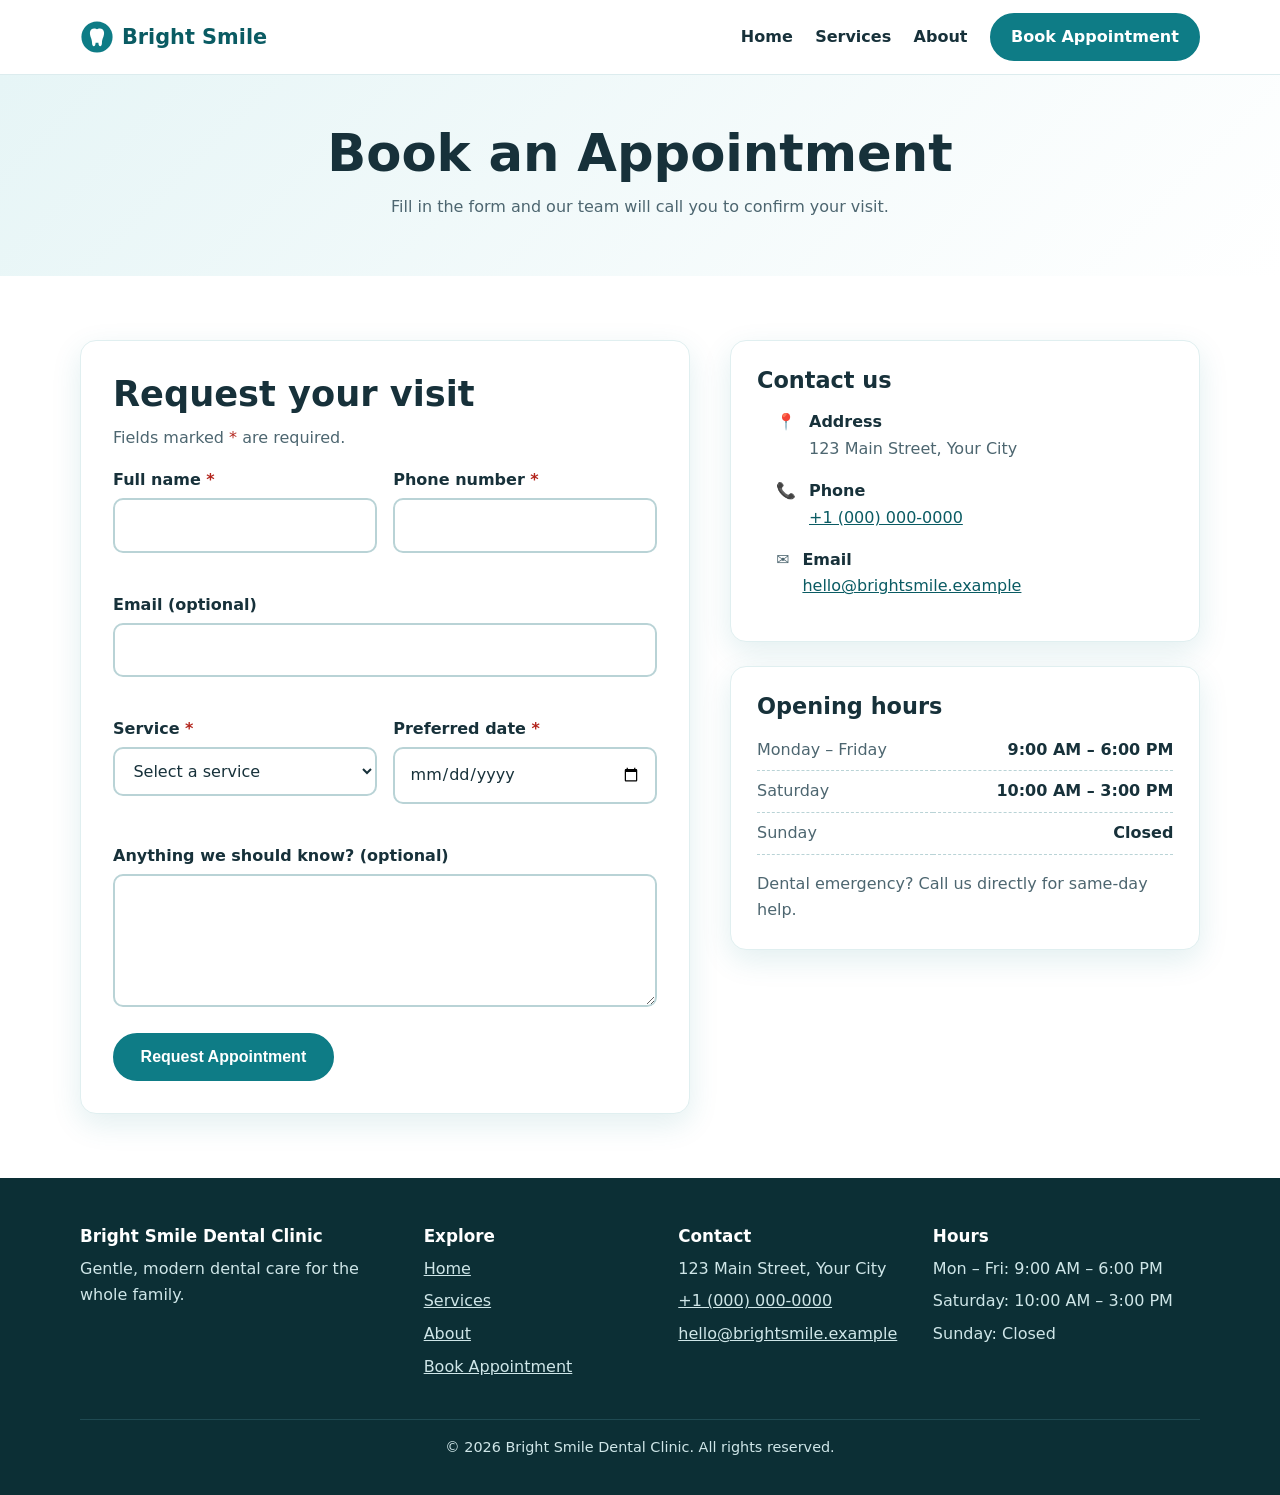
<file: appointment.html>
<!DOCTYPE html>
<html lang="en">
<head>
  <meta charset="UTF-8">
  <meta name="viewport" content="width=device-width, initial-scale=1">
  <title>Book an Appointment | Bright Smile Dental Clinic</title>
  <meta name="description" content="Book your dental appointment at Bright Smile Dental Clinic. Find our address, phone number and opening hours.">
  <link rel="stylesheet" href="css/styles.css">
</head>
<body>
  <a class="skip-link" href="#main">Skip to content</a>

  <header class="site-header">
    <div class="container nav-wrap">
      <a class="logo" href="index.html" aria-label="Bright Smile Dental Clinic home">
        <svg viewBox="0 0 48 48" aria-hidden="true"><circle cx="24" cy="24" r="22" fill="#0e7c86"/><path d="M14 18c0-4 3-6 6-6 2 0 3 1 4 1s2-1 4-1c3 0 6 2 6 6 0 6-3 8-3 14 0 3-1 5-2.5 5S26 35 26 32h-4c0 3-1 5-2.5 5S17 35 17 32c0-6-3-8-3-14z" fill="#fff"/></svg>
        Bright Smile
      </a>
      <button class="nav-toggle" aria-expanded="false" aria-controls="site-nav">Menu</button>
      <nav aria-label="Main navigation">
        <ul class="nav-list" id="site-nav">
          <li><a href="index.html">Home</a></li>
          <li><a href="services.html">Services</a></li>
          <li><a href="about.html">About</a></li>
          <li><a class="btn" href="appointment.html" aria-current="page">Book Appointment</a></li>
        </ul>
      </nav>
    </div>
  </header>

  <main id="main">
    <section class="page-hero">
      <div class="container">
        <h1>Book an Appointment</h1>
        <p>Fill in the form and our team will call you to confirm your visit.</p>
      </div>
    </section>

    <section>
      <div class="container" style="display:grid;grid-template-columns:minmax(0,1.3fr) minmax(0,1fr);gap:2.5rem;align-items:start;" id="booking-layout">

        <div class="form-card">
          <h2>Request your visit</h2>
          <p style="color:var(--muted);">Fields marked <span class="req" aria-hidden="true">*</span><span class="sr-only"> with an asterisk</span> are required.</p>

          <form id="appointment-form" novalidate>
            <div class="form-row">
              <div class="field">
                <label for="name">Full name <span class="req" aria-hidden="true">*</span></label>
                <input type="text" id="name" name="name" autocomplete="name" required aria-describedby="name-error">
                <div class="error-msg" id="name-error" role="alert"></div>
              </div>
              <div class="field">
                <label for="phone">Phone number <span class="req" aria-hidden="true">*</span></label>
                <input type="tel" id="phone" name="phone" autocomplete="tel" required aria-describedby="phone-error">
                <div class="error-msg" id="phone-error" role="alert"></div>
              </div>
            </div>

            <div class="field">
              <label for="email">Email (optional)</label>
              <input type="email" id="email" name="email" autocomplete="email" aria-describedby="email-error">
              <div class="error-msg" id="email-error" role="alert"></div>
            </div>

            <div class="form-row">
              <div class="field">
                <label for="service">Service <span class="req" aria-hidden="true">*</span></label>
                <select id="service" name="service" required aria-describedby="service-error">
                  <option value="">Select a service</option>
                  <option>Checkup &amp; Cleaning</option>
                  <option>Teeth Whitening</option>
                  <option>Braces &amp; Aligners</option>
                  <option>Dental Implants</option>
                  <option>Pediatric Dentistry</option>
                  <option>Emergency Care</option>
                  <option>Other</option>
                </select>
                <div class="error-msg" id="service-error" role="alert"></div>
              </div>
              <div class="field">
                <label for="date">Preferred date <span class="req" aria-hidden="true">*</span></label>
                <input type="date" id="date" name="date" required aria-describedby="date-error">
                <div class="error-msg" id="date-error" role="alert"></div>
              </div>
            </div>

            <div class="field">
              <label for="message">Anything we should know? (optional)</label>
              <textarea id="message" name="message" rows="4"></textarea>
            </div>

            <button type="submit" class="btn">Request Appointment</button>
            <div id="form-success" class="form-success" role="status" tabindex="-1"></div>
          </form>
        </div>

        <aside aria-label="Clinic contact details">
          <div class="card" style="margin-bottom:1.5rem;">
            <h2 style="font-size:1.4rem;">Contact us</h2>
            <ul class="info-list" style="margin-top:1rem;">
              <li><span aria-hidden="true">📍</span><div><strong>Address</strong>123 Main Street, Your City</div></li>
              <li><span aria-hidden="true">📞</span><div><strong>Phone</strong><a href="tel:+10000000000">+1 (000) 000-0000</a></div></li>
              <li><span aria-hidden="true">✉️</span><div><strong>Email</strong><a href="mailto:hello@brightsmile.example">hello@brightsmile.example</a></div></li>
            </ul>
          </div>
          <div class="card">
            <h2 style="font-size:1.4rem;">Opening hours</h2>
            <table class="hours">
              <caption class="sr-only">Clinic opening hours</caption>
              <tbody>
                <tr><td>Monday – Friday</td><td>9:00 AM – 6:00 PM</td></tr>
                <tr><td>Saturday</td><td>10:00 AM – 3:00 PM</td></tr>
                <tr><td>Sunday</td><td>Closed</td></tr>
              </tbody>
            </table>
            <p style="margin:1rem 0 0;color:var(--muted);">Dental emergency? Call us directly for same-day help.</p>
          </div>
        </aside>

      </div>
    </section>
  </main>

  <footer class="site-footer">
    <div class="container">
      <div class="footer-grid">
        <div>
          <h3>Bright Smile Dental Clinic</h3>
          <p>Gentle, modern dental care for the whole family.</p>
        </div>
        <div>
          <h3>Explore</h3>
          <ul>
            <li><a href="index.html">Home</a></li>
            <li><a href="services.html">Services</a></li>
            <li><a href="about.html">About</a></li>
            <li><a href="appointment.html">Book Appointment</a></li>
          </ul>
        </div>
        <div>
          <h3>Contact</h3>
          <ul>
            <li>123 Main Street, Your City</li>
            <li><a href="tel:+10000000000">+1 (000) 000-0000</a></li>
            <li><a href="mailto:hello@brightsmile.example">hello@brightsmile.example</a></li>
          </ul>
        </div>
        <div>
          <h3>Hours</h3>
          <ul>
            <li>Mon – Fri: 9:00 AM – 6:00 PM</li>
            <li>Saturday: 10:00 AM – 3:00 PM</li>
            <li>Sunday: Closed</li>
          </ul>
        </div>
      </div>
      <p class="copyright">&copy; <span data-year>2026</span> Bright Smile Dental Clinic. All rights reserved.</p>
    </div>
  </footer>

  <style>
    .sr-only { position:absolute; width:1px; height:1px; padding:0; margin:-1px; overflow:hidden; clip:rect(0,0,0,0); white-space:nowrap; border:0; }
    @media (max-width: 900px) { #booking-layout { grid-template-columns: 1fr !important; } }
  </style>
  <script src="js/main.js"></script>
</body>
</html>
</file>
<file: css/styles.css>
:root {
  --teal: #0e7c86;
  --teal-dark: #0a5b63;
  --teal-light: #e6f5f6;
  --mint: #bfeaea;
  --ink: #17313a;
  --muted: #4d6670;
  --white: #ffffff;
  --accent: #ffb703;
  --radius: 16px;
  --shadow: 0 10px 30px rgba(14, 124, 134, 0.12);
}

*, *::before, *::after { box-sizing: border-box; }

html { scroll-behavior: smooth; }

body {
  margin: 0;
  font-family: "Segoe UI", system-ui, -apple-system, Roboto, Helvetica, Arial, sans-serif;
  color: var(--ink);
  background: var(--white);
  line-height: 1.65;
}

img { max-width: 100%; display: block; }

a { color: var(--teal-dark); }

h1, h2, h3 { line-height: 1.2; margin: 0 0 0.6rem; color: var(--ink); }
h1 { font-size: clamp(2rem, 5vw, 3.2rem); }
h2 { font-size: clamp(1.6rem, 3.5vw, 2.2rem); }
h3 { font-size: 1.2rem; }
p { margin: 0 0 1rem; }

.container { width: min(1120px, 92%); margin-inline: auto; }

.skip-link {
  position: absolute;
  left: -999px;
  top: 0;
  background: var(--ink);
  color: var(--white);
  padding: 0.6rem 1rem;
  z-index: 200;
}
.skip-link:focus { left: 0; }

:focus-visible { outline: 3px solid var(--accent); outline-offset: 2px; }

/* Header */
.site-header {
  position: sticky;
  top: 0;
  z-index: 100;
  background: rgba(255, 255, 255, 0.96);
  backdrop-filter: blur(6px);
  border-bottom: 1px solid #dcecee;
}
.nav-wrap {
  display: flex;
  align-items: center;
  justify-content: space-between;
  padding: 0.8rem 0;
  gap: 1rem;
}
.logo {
  display: flex;
  align-items: center;
  gap: 0.5rem;
  font-weight: 800;
  font-size: 1.3rem;
  color: var(--teal-dark);
  text-decoration: none;
}
.logo svg { width: 34px; height: 34px; }

.nav-toggle {
  display: none;
  background: none;
  border: 2px solid var(--teal);
  color: var(--teal-dark);
  border-radius: 10px;
  padding: 0.4rem 0.8rem;
  font-size: 1rem;
  font-weight: 600;
  cursor: pointer;
}

.nav-list {
  list-style: none;
  display: flex;
  align-items: center;
  gap: 1.4rem;
  margin: 0;
  padding: 0;
}
.nav-list a {
  text-decoration: none;
  font-weight: 600;
  color: var(--ink);
  padding: 0.3rem 0;
  border-bottom: 2px solid transparent;
}
.nav-list a:hover,
.nav-list a[aria-current="page"] { border-bottom-color: var(--teal); color: var(--teal-dark); }

/* Buttons */
.btn {
  display: inline-block;
  background: var(--teal);
  color: var(--white);
  padding: 0.8rem 1.6rem;
  border-radius: 999px;
  font-weight: 700;
  text-decoration: none;
  border: 2px solid var(--teal);
  cursor: pointer;
  font-size: 1rem;
  transition: transform 0.15s ease, background 0.15s ease;
}
.btn:hover { background: var(--teal-dark); border-color: var(--teal-dark); transform: translateY(-2px); }
.btn-outline { background: transparent; color: var(--teal-dark); }
.btn-outline:hover { color: var(--white); }
.nav-list a.btn { color: var(--white); border-bottom: 2px solid var(--teal); padding: 0.55rem 1.2rem; }
.nav-list a.btn:hover { color: var(--white); }

/* Hero */
.hero {
  background: linear-gradient(135deg, var(--teal-light) 0%, #ffffff 70%);
  padding: 4rem 0;
}
.hero-grid {
  display: grid;
  grid-template-columns: 1.1fr 0.9fr;
  gap: 3rem;
  align-items: center;
}
.eyebrow {
  display: inline-block;
  background: var(--mint);
  color: var(--teal-dark);
  font-weight: 700;
  font-size: 0.85rem;
  padding: 0.3rem 0.9rem;
  border-radius: 999px;
  margin-bottom: 1rem;
}
.hero p.lead { font-size: 1.15rem; color: var(--muted); max-width: 540px; }
.hero-actions { display: flex; flex-wrap: wrap; gap: 0.8rem; margin-top: 1.5rem; }
.hero-img {
  border-radius: 28px;
  box-shadow: var(--shadow);
  width: 100%;
  aspect-ratio: 4 / 3;
  object-fit: cover;
}

.page-hero {
  background: linear-gradient(135deg, var(--teal-light), #fff);
  padding: 3rem 0 2.5rem;
  text-align: center;
}
.page-hero p { color: var(--muted); max-width: 620px; margin-inline: auto; }

/* Sections */
section { padding: 4rem 0; }
.section-alt { background: var(--teal-light); }
.section-head { text-align: center; max-width: 640px; margin: 0 auto 2.5rem; }
.section-head p { color: var(--muted); }

.stats {
  display: grid;
  grid-template-columns: repeat(4, 1fr);
  gap: 1rem;
  margin-top: -2.5rem;
  position: relative;
  z-index: 2;
}
.stat {
  background: var(--white);
  border-radius: var(--radius);
  box-shadow: var(--shadow);
  text-align: center;
  padding: 1.3rem 0.8rem;
}
.stat strong { display: block; font-size: 1.8rem; color: var(--teal); }
.stat span { color: var(--muted); font-size: 0.95rem; }

.grid-3 { display: grid; grid-template-columns: repeat(3, 1fr); gap: 1.5rem; }
.grid-2 { display: grid; grid-template-columns: repeat(2, 1fr); gap: 2.5rem; align-items: center; }

.card {
  background: var(--white);
  border-radius: var(--radius);
  box-shadow: var(--shadow);
  padding: 1.6rem;
  border: 1px solid #e0eff0;
}
.card .icon {
  width: 52px;
  height: 52px;
  border-radius: 14px;
  background: var(--teal-light);
  display: grid;
  place-items: center;
  font-size: 1.6rem;
  margin-bottom: 1rem;
}
.card p { color: var(--muted); margin-bottom: 0; }
.card ul { color: var(--muted); padding-left: 1.2rem; margin: 0.6rem 0 0; }

.team-card { text-align: center; padding: 0; overflow: hidden; }
.team-card img { width: 100%; aspect-ratio: 1 / 1; object-fit: cover; }
.team-card .info { padding: 1.2rem; }
.team-card .role { color: var(--teal-dark); font-weight: 600; margin-bottom: 0.4rem; }

.rounded-img { border-radius: 24px; box-shadow: var(--shadow); width: 100%; object-fit: cover; aspect-ratio: 4 / 3; }

.quote { font-style: italic; }
.quote footer { margin-top: 1rem; font-style: normal; font-weight: 700; color: var(--teal-dark); }
.stars { color: #c98a00; letter-spacing: 2px; margin-bottom: 0.5rem; }

.cta {
  background: linear-gradient(135deg, var(--teal), var(--teal-dark));
  color: var(--white);
  text-align: center;
  border-radius: 28px;
  padding: 3rem 1.5rem;
}
.cta h2 { color: var(--white); }
.cta p { color: #e0f4f5; max-width: 560px; margin-inline: auto; }
.cta .btn { background: var(--white); color: var(--teal-dark); border-color: var(--white); margin-top: 0.6rem; }
.cta .btn:hover { background: var(--accent); border-color: var(--accent); color: var(--ink); }

/* Services page */
.service-row { display: grid; grid-template-columns: 1fr 1fr; gap: 2.5rem; align-items: center; margin-bottom: 3rem; }
.service-row:nth-child(even) .service-img { order: 2; }
.tag {
  display: inline-block;
  background: var(--mint);
  color: var(--teal-dark);
  font-size: 0.85rem;
  font-weight: 700;
  padding: 0.2rem 0.7rem;
  border-radius: 999px;
  margin-bottom: 0.6rem;
}

/* Form */
.form-card { background: var(--white); border-radius: var(--radius); box-shadow: var(--shadow); padding: 2rem; border: 1px solid #e0eff0; }
.form-row { display: grid; grid-template-columns: 1fr 1fr; gap: 1rem; }
.field { margin-bottom: 1.1rem; }
label { display: block; font-weight: 600; margin-bottom: 0.3rem; }
.req { color: #b3261e; }
input, select, textarea {
  width: 100%;
  padding: 0.75rem 0.9rem;
  border: 2px solid #b9d3d6;
  border-radius: 10px;
  font: inherit;
  color: var(--ink);
  background: #fff;
}
input:focus, select:focus, textarea:focus { border-color: var(--teal); outline: none; box-shadow: 0 0 0 3px rgba(14, 124, 134, 0.25); }
input[aria-invalid="true"], select[aria-invalid="true"] { border-color: #b3261e; }
.error-msg { color: #b3261e; font-size: 0.9rem; margin-top: 0.25rem; min-height: 1.2em; }

.form-success {
  display: none;
  background: #e5f7ec;
  border: 2px solid #2e8b57;
  color: #145a32;
  border-radius: 12px;
  padding: 1.2rem;
  margin-top: 1rem;
}
.form-success.show { display: block; }

.info-list { list-style: none; padding: 0; margin: 0; }
.info-list li { display: flex; gap: 0.8rem; margin-bottom: 1rem; color: var(--muted); }
.info-list strong { color: var(--ink); display: block; }

.hours { width: 100%; border-collapse: collapse; margin-top: 0.5rem; }
.hours td { padding: 0.45rem 0; border-bottom: 1px dashed #b9d3d6; color: var(--muted); }
.hours td:last-child { text-align: right; font-weight: 600; color: var(--ink); }

/* Footer */
.site-footer { background: #0c2f35; color: #cfe6e8; padding: 3rem 0 1.2rem; }
.site-footer h3 { color: var(--white); font-size: 1.05rem; }
.site-footer a { color: #cfe6e8; }
.site-footer a:hover { color: var(--white); }
.footer-grid { display: grid; grid-template-columns: 1.4fr 1fr 1fr 1.2fr; gap: 2rem; }
.footer-grid ul { list-style: none; padding: 0; margin: 0; }
.footer-grid li { margin-bottom: 0.4rem; }
.copyright { border-top: 1px solid #1f4a52; margin-top: 2rem; padding-top: 1rem; font-size: 0.9rem; text-align: center; }

/* Responsive */
@media (max-width: 900px) {
  .hero-grid, .grid-2, .service-row { grid-template-columns: 1fr; }
  .service-row:nth-child(even) .service-img { order: 0; }
  .grid-3 { grid-template-columns: 1fr 1fr; }
  .stats { grid-template-columns: 1fr 1fr; }
  .footer-grid { grid-template-columns: 1fr 1fr; }
}

@media (max-width: 720px) {
  .nav-toggle { display: inline-block; }
  .nav-list {
    display: none;
    position: absolute;
    top: 100%;
    left: 0;
    right: 0;
    background: var(--white);
    flex-direction: column;
    align-items: flex-start;
    padding: 1rem 4%;
    border-bottom: 1px solid #dcecee;
    gap: 0.8rem;
  }
  .nav-list.open { display: flex; }
  .grid-3, .form-row, .footer-grid { grid-template-columns: 1fr; }
  section { padding: 3rem 0; }
}

@media (prefers-reduced-motion: reduce) {
  html { scroll-behavior: auto; }
  .btn { transition: none; }
}
</file>
